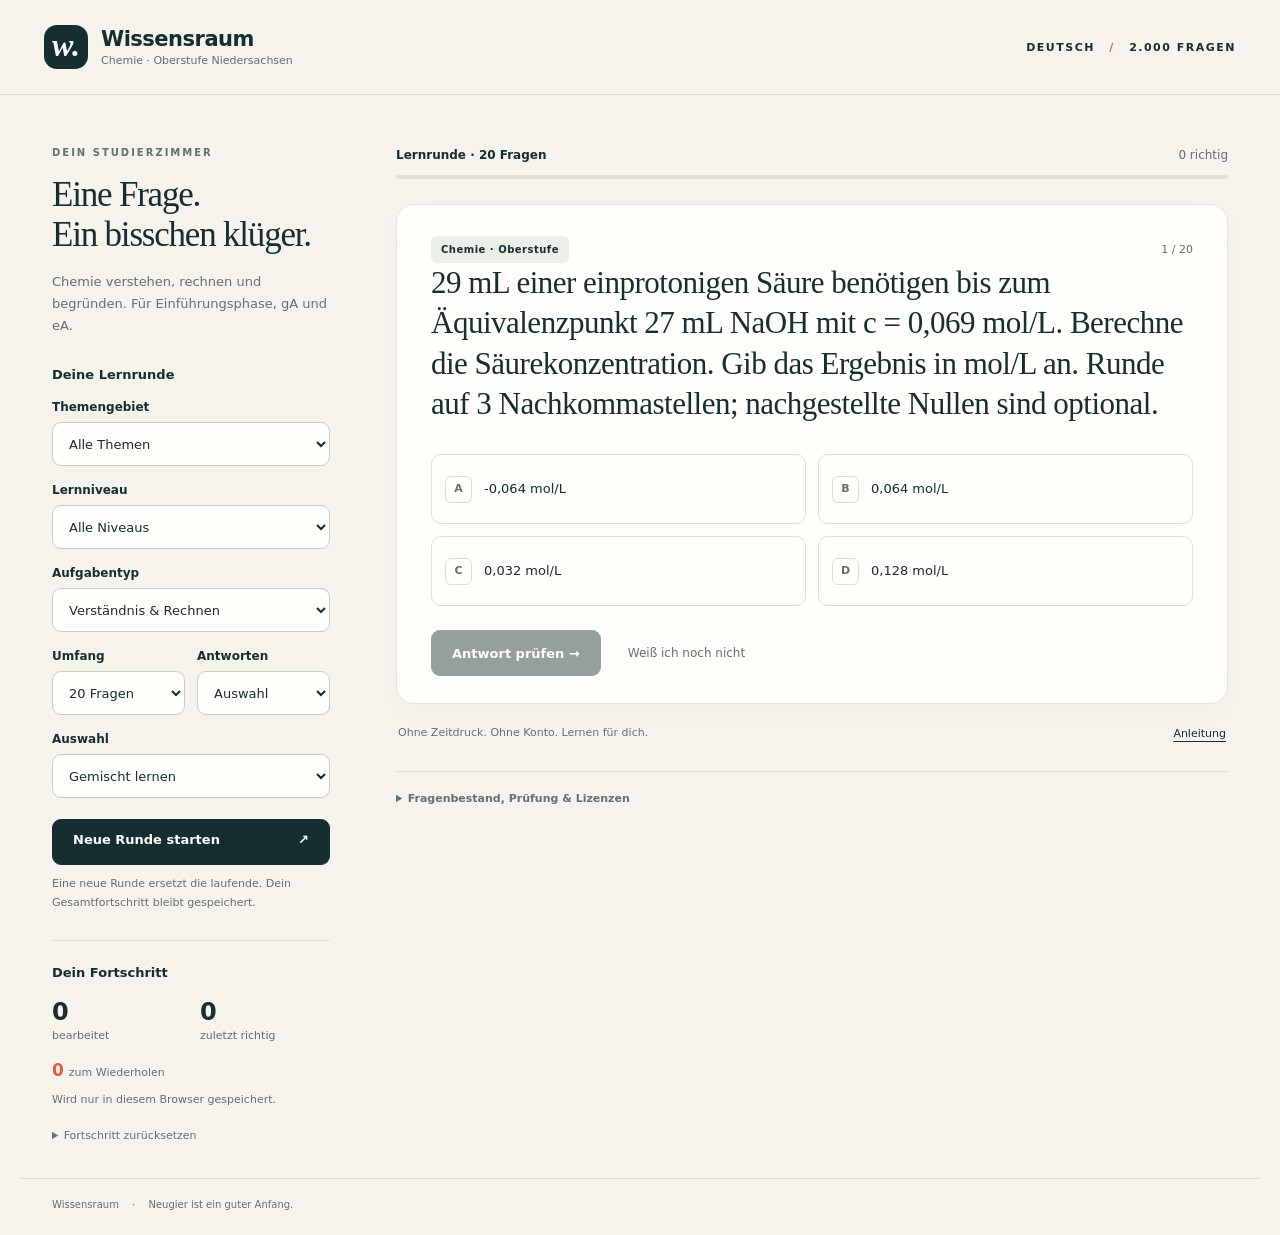
<file: index.html>
<!doctype html>
<html lang="de">
<head>
  <meta charset="utf-8">
  <meta name="viewport" content="width=device-width, initial-scale=1">
  <meta name="theme-color" content="#172e31">
  <meta name="description" content="2.000 Chemie-Übungsaufgaben für die Oberstufe in Niedersachsen. Direkt lernen, Antworten prüfen und Fehler wiederholen.">
  <title>Wissensraum – Chemie Oberstufe Niedersachsen</title>
  <link rel="icon" href="favicon.svg" type="image/svg+xml">
  <link rel="stylesheet" href="styles.css">
  <script defer src="questions.js"></script>
  <script defer src="engine.js"></script>
  <script defer src="app.js"></script>
</head>
<body>
  <a class="skip-link" href="#question">Zur Frage springen</a>
  <header class="masthead"><div class="brand"><span class="brand-mark" aria-hidden="true">w.</span><div><strong>Wissensraum</strong><span>Chemie · Oberstufe Niedersachsen</span></div></div><span class="edition">DEUTSCH <span aria-hidden="true">/</span> <span id="total-header">…</span> FRAGEN</span></header>
  <main class="layout">
    <aside class="sidebar" aria-label="Einstellungen und Lernfortschritt">
      <div class="eyebrow">DEIN STUDIERZIMMER</div><h1>Eine Frage.<br>Ein bisschen klüger.</h1>
      <p class="intro">Chemie verstehen, rechnen und begründen. Für Einführungsphase, gA und eA.</p>
      <form id="settings">
        <h2>Deine Lernrunde</h2>
        <label for="category">Themengebiet</label><select id="category" name="category"><option value="all">Alle Themen</option></select>
        <label for="level">Lernniveau</label><select id="level"><option value="all">Alle Niveaus</option><option value="E">Einführungsphase / Grundlagen</option><option value="gA">gA einschließlich Grundlagen</option><option value="eA">eA-Vertiefung</option></select><label for="kind">Aufgabentyp</label><select id="kind"><option value="all">Verständnis &amp; Rechnen</option><option value="Verständnis">Verständnis &amp; Struktur</option><option value="Rechenvariante">Rechenübungen</option></select><div class="settings-row"><div><label for="length">Umfang</label><select id="length"><option value="10">10 Fragen</option><option value="20" selected>20 Fragen</option><option value="50">50 Fragen</option><option value="all">Alle Fragen</option></select></div><div><label for="mode">Antworten</label><select id="mode"><option value="choice">Auswahl</option><option value="text">Eintippen</option></select></div></div>
        <label for="filter">Auswahl</label><select id="filter"><option value="all">Gemischt lernen</option><option value="unseen">Noch nicht beantwortet</option><option value="wrong">Fehler wiederholen</option></select>
        <button class="primary start" type="submit">Neue Runde starten <span aria-hidden="true">↗</span></button>
        <p class="small">Eine neue Runde ersetzt die laufende. Dein Gesamtfortschritt bleibt gespeichert.</p>
      </form>
      <section class="overall"><h2>Dein Fortschritt</h2><div class="stat-grid"><div><strong id="seen">0</strong><span>bearbeitet</span></div><div><strong id="mastered">0</strong><span>zuletzt richtig</span></div><div><strong id="mistakes">0</strong><span>zum Wiederholen</span></div></div><p class="small" id="storage-note">Wird nur in diesem Browser gespeichert.</p></section>
      <details class="reset"><summary>Fortschritt zurücksetzen</summary><p class="small">Löscht deine Antworten und die laufende Runde auf diesem Gerät.</p><button id="reset" type="button" class="text-button">Jetzt lokal zurücksetzen</button></details>
    </aside>
    <section class="workspace" aria-label="Quiz">
      <div class="round-bar"><span id="round-label">Deine Runde</span><span id="round-score">0 richtig</span></div>
      <progress id="round-progress" value="0" max="20" aria-label="Fortschritt dieser Runde"></progress>
      <p id="notice" role="status" class="notice" hidden></p>
      <article class="question-card" id="quiz-card">
        <div class="question-meta"><span class="topic-pill" id="topic">Chemie · Oberstufe</span><span class="question-number" id="number"></span></div>
        <p class="subtopic" id="subtopic" hidden></p>
        <h2 id="question" tabindex="-1">Fragen werden geladen …</h2>
        <form id="answer-form">
          <fieldset id="choices"><legend class="sr-only">Wähle deine Antwort</legend><div id="choice-list" class="choice-grid"></div></fieldset>
          <div id="text-answer" hidden><label for="answer">Deine Antwort</label><input id="answer" autocomplete="off" maxlength="500" placeholder="Was weißt du noch?" aria-describedby="matching-note"><p class="small" id="matching-note">Abgleich mit hinterlegten Antworten, keine KI-Bewertung. Gleichwertige Formulierungen kannst du nachträglich als richtig markieren.</p></div>
          <div class="answer-actions"><button class="primary" id="check" type="submit">Antwort prüfen <span aria-hidden="true">→</span></button><button id="reveal" class="quiet" type="button">Weiß ich noch nicht</button></div>
        </form>
        <section id="feedback" class="feedback" role="status" aria-live="polite" hidden><h3 id="feedback-title"></h3><p id="feedback-text"></p><p id="solution" class="solution"></p><button id="override" class="text-button" type="button" hidden>Meine Formulierung ist auch richtig</button></section>
        <details id="explanation" class="explanation" hidden><summary>Lösungsweg &amp; Themenbezug</summary><p id="explanation-text"></p><p id="source-links"></p><p class="small" id="source-note"></p></details>
        <div class="next-row" id="next-row" hidden><span class="small">In Ruhe nachlesen. Dann weiter.</span><button id="next" class="primary" type="button">Nächste Frage →</button></div>
      </article>
      <article class="question-card complete" id="complete" hidden><span class="completion-mark" aria-hidden="true">✓</span><p class="eyebrow">RUNDE ABGESCHLOSSEN</p><h2 id="complete-title" tabindex="-1">Gut, dass du dranbleibst.</h2><p id="complete-result"></p><div class="completion-actions"><button id="again" class="primary" type="button">Nächste Runde →</button><button id="repeat" class="quiet" type="button">Fehler dieser Runde üben</button></div></article>
      <div class="bottom-note"><span class="small">Ohne Zeitdruck. Ohne Konto. Lernen für dich.</span><a href="ANLEITUNG.html">Anleitung</a></div>
      <details class="about"><summary>Fragenbestand, Prüfung & Lizenzen</summary><div id="dataset-info"></div><p>Alle Fragen und Lösungen sind mitgeliefert. Beim Spielen werden keine externen Dienste abgefragt. Nur ein Klick auf einen Quellenlink öffnet die jeweilige Website.</p><p><a href="QUELLEN.md">Quellen und Lizenzhinweise</a> · <a href="PRUEFBERICHT.md">Umfang und Prüfgrenzen</a></p></details>
    </section>
  </main>
  <footer>Wissensraum <span aria-hidden="true">·</span> Neugier ist ein guter Anfang.</footer>
  <noscript><p class="notice">Bitte aktiviere JavaScript, um das Quiz zu spielen. Die App benötigt keine Installation.</p></noscript>
</body>
</html>
</file>
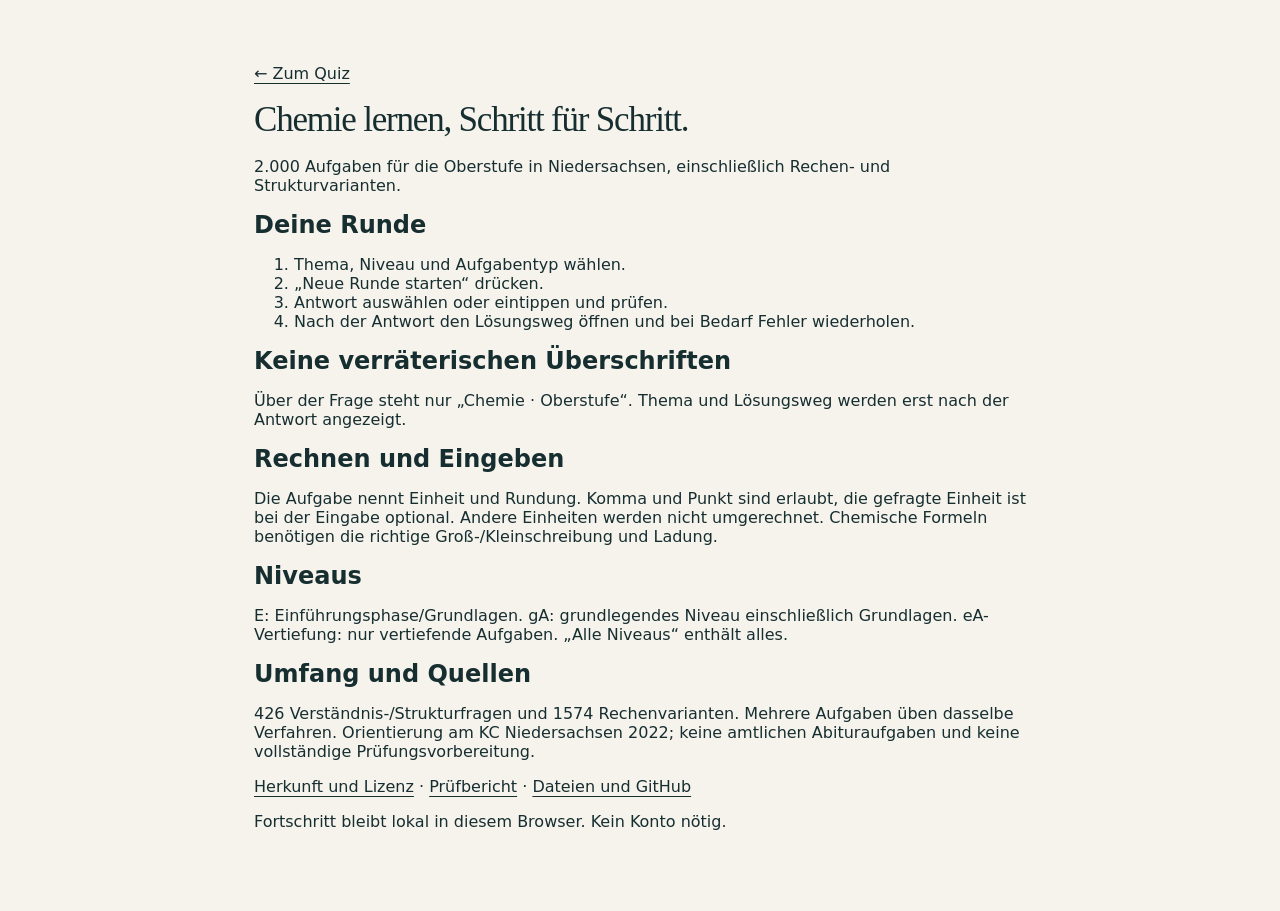
<file: ANLEITUNG.html>
<!doctype html><html lang="de"><meta charset="utf-8"><meta name="viewport" content="width=device-width,initial-scale=1"><title>Anleitung – Chemie Oberstufe</title><link rel="stylesheet" href="styles.css"><main style="max-width:820px;margin:40px auto;padding:24px"><a href="index.html">← Zum Quiz</a><h1>Chemie lernen, Schritt für Schritt.</h1><p>2.000 Aufgaben für die Oberstufe in Niedersachsen, einschließlich Rechen- und Strukturvarianten.</p><h2>Deine Runde</h2><ol><li>Thema, Niveau und Aufgabentyp wählen.</li><li>„Neue Runde starten“ drücken.</li><li>Antwort auswählen oder eintippen und prüfen.</li><li>Nach der Antwort den Lösungsweg öffnen und bei Bedarf Fehler wiederholen.</li></ol><h2>Keine verräterischen Überschriften</h2><p>Über der Frage steht nur „Chemie · Oberstufe“. Thema und Lösungsweg werden erst nach der Antwort angezeigt.</p><h2>Rechnen und Eingeben</h2><p>Die Aufgabe nennt Einheit und Rundung. Komma und Punkt sind erlaubt, die gefragte Einheit ist bei der Eingabe optional. Andere Einheiten werden nicht umgerechnet. Chemische Formeln benötigen die richtige Groß-/Kleinschreibung und Ladung.</p><h2>Niveaus</h2><p>E: Einführungsphase/Grundlagen. gA: grundlegendes Niveau einschließlich Grundlagen. eA-Vertiefung: nur vertiefende Aufgaben. „Alle Niveaus“ enthält alles.</p><h2>Umfang und Quellen</h2><p>426 Verständnis-/Strukturfragen und 1574 Rechenvarianten. Mehrere Aufgaben üben dasselbe Verfahren. Orientierung am KC Niedersachsen 2022; keine amtlichen Abituraufgaben und keine vollständige Prüfungsvorbereitung.</p><p><a href="QUELLEN.md">Herkunft und Lizenz</a> · <a href="PRUEFBERICHT.md">Prüfbericht</a> · <a href="README.md">Dateien und GitHub</a></p><p>Fortschritt bleibt lokal in diesem Browser. Kein Konto nötig.</p></main></html>
</file>
<file: styles.css>
:root{color-scheme:light;--ink:#172e31;--muted:#63716f;--paper:#f5f3ec;--line:#dedfd5;--accent:#dc603e;--green:#176346;--red:#a33029;--white:#fffefa;font-family:Inter,ui-sans-serif,system-ui,-apple-system,BlinkMacSystemFont,"Segoe UI",sans-serif;color:var(--ink);background:var(--paper)}
*{box-sizing:border-box}body{margin:0}button,input,select{font:inherit}button,select,summary{cursor:pointer}button,a,input,select,summary{-webkit-tap-highlight-color:transparent}button:focus-visible,a:focus-visible,select:focus-visible,input:focus-visible,summary:focus-visible{outline:3px solid var(--accent);outline-offset:4px}button{min-height:46px}button:disabled{cursor:default}a{color:var(--ink);text-underline-offset:4px}a:hover{color:var(--accent)}[hidden]{display:none!important}.masthead{max-width:1340px;margin:auto;display:flex;align-items:center;justify-content:space-between;padding:25px 44px;border-bottom:1px solid var(--line)}.brand{display:flex;align-items:center;gap:13px}.brand-mark{width:44px;height:44px;background:var(--ink);color:var(--white);border-radius:13px;font:italic bold 32px Georgia,serif;text-align:center;padding-top:2px}.brand strong{display:block;font-size:21px;letter-spacing:-.5px}.brand div>span{display:block;font-size:11px;color:var(--muted);margin-top:3px}.edition{font-size:11px;letter-spacing:1.5px;font-weight:650}.edition>span[aria-hidden]{color:var(--accent);margin:0 9px}.layout{max-width:1240px;display:grid;grid-template-columns:278px minmax(0,1fr);gap:66px;margin:52px auto 36px;padding:0 32px}.eyebrow{font-size:10px;letter-spacing:2px;font-weight:700;color:var(--muted)}h1{font:normal 35px/1.13 Georgia,serif;letter-spacing:-1.2px;margin:17px 0}.intro{font-size:13px;line-height:1.7;color:var(--muted);margin-bottom:30px}h2{margin:0}#settings h2,.overall h2{font-size:13px;margin:0 0 18px}label{font-size:12px;font-weight:600;display:block;margin:17px 0 8px}select,input{color:var(--ink);border:1px solid #c5cec4;background:var(--white);border-radius:9px;min-height:44px;padding:10px 12px;width:100%;font-size:13px}select{padding-right:22px}input{font-size:17px;min-height:55px}.settings-row{display:grid;grid-template-columns:1fr 1fr;gap:12px}.settings-row>div{min-width:0}.primary{background:var(--ink);color:white;border:1px solid var(--ink);border-radius:9px;padding:12px 20px;font-size:13px;font-weight:650;transition:background .15s}.primary:hover:not(:disabled){background:#2d4b4b}.primary:disabled{opacity:.45}.start{display:flex;width:100%;justify-content:space-between;margin-top:21px}.small{font-size:11px;line-height:1.65;color:var(--muted)}#settings .small{margin:10px 0}.overall{border-top:1px solid var(--line);margin-top:28px;padding-top:24px}.stat-grid{display:grid;grid-template-columns:1fr 1fr;gap:18px}.stat-grid div:last-child{grid-column:1/-1}.stat-grid strong{font-size:24px;display:block;font-weight:550}.stat-grid span{font-size:11px;color:var(--muted);display:block;margin-top:3px}.stat-grid div:last-child strong{display:inline-block;font-size:17px;margin-right:5px;color:var(--accent)}.stat-grid div:last-child span{display:inline}.reset{font-size:11px;color:var(--muted);margin-top:20px}.reset button{font-size:11px}.workspace{min-width:0}.round-bar{display:flex;justify-content:space-between;font-size:12px;margin:1px 0 13px}.round-bar span:first-child{font-weight:600}.round-bar span:last-child{color:var(--muted)}progress{display:block;width:100%;height:4px;border:0;border-radius:8px;overflow:hidden;background:#dedfd5;accent-color:var(--accent);margin-bottom:25px}progress::-webkit-progress-bar{background:#dedfd5}progress::-webkit-progress-value{background:var(--accent)}progress::-moz-progress-bar{background:var(--accent)}.question-card{background:var(--white);border:1px solid #e4e5dc;border-radius:18px;padding:31px 34px 27px;box-shadow:0 8px 28px #172e3105}.question-meta{display:flex;align-items:center;justify-content:space-between;gap:14px}.topic-pill{font-size:10px;font-weight:650;letter-spacing:.5px;background:#eaf0e8;border-radius:6px;padding:8px 10px}.question-number{font-size:11px;color:var(--muted)}.subtopic{font-size:11px;color:var(--muted);margin:25px 0 12px}#question{font:normal 31px/1.3 Georgia,serif;letter-spacing:-.5px;overflow-wrap:anywhere;margin:0 0 30px;min-height:78px}fieldset{margin:0;padding:0;border:0}.choice-grid{display:grid;grid-template-columns:1fr 1fr;gap:12px}.choice{position:relative;margin:0;display:flex;gap:12px;align-items:center;padding:15px 13px;border:1px solid var(--line);border-radius:10px;font-size:13px;line-height:1.45;min-height:70px;cursor:pointer;font-weight:450;overflow-wrap:anywhere}.choice input{position:absolute;width:1px;height:1px;min-height:0;opacity:0}.choice:has(input:focus-visible){outline:3px solid var(--accent);outline-offset:3px}.choice:hover:has(input:not(:disabled)){border-color:var(--ink);background:#f6f7f2}.choice:has(input:checked){border-color:var(--ink);background:#edf2ed}.choice-letter{flex:0 0 27px;display:grid;place-items:center;width:27px;height:27px;border:1px solid #d8dfd6;border-radius:6px;font-size:11px;color:var(--muted);font-weight:650}.choice:has(input:checked) .choice-letter{background:var(--ink);border-color:var(--ink);color:white}.choice.correct{border-color:#77ab85;background:#edf7ee}.choice.incorrect{border-color:#d5968a;background:#fff1eb}.choice:has(input:disabled){cursor:default}.answer-actions{display:flex;align-items:center;gap:18px;margin-top:24px}.quiet{background:transparent;border:1px solid transparent;padding:11px 8px;color:var(--muted);font-size:12px;border-radius:8px}.quiet:hover{color:var(--ink);background:#f0f1e9}.feedback{margin-top:24px;border-radius:10px;padding:18px 20px;background:#edf7ee;border:1px solid #d3e8d3}.feedback.wrong{background:#fff2ea;border-color:#eed0c0}.feedback h3{font-size:15px;margin:0 0 6px;color:var(--green)}.feedback.wrong h3{color:var(--red)}.feedback p{font-size:12px;line-height:1.6;margin:4px 0}.feedback .solution{font-size:18px;line-height:1.5;color:var(--ink);font-weight:600}.text-button{background:none;border:0;text-decoration:underline;text-underline-offset:3px;color:var(--ink);font-size:12px;padding:8px 0}.explanation{border-top:1px solid var(--line);margin-top:21px;padding-top:17px;font-size:12px;line-height:1.7}.explanation summary{font-weight:600}.explanation p{overflow-wrap:anywhere;white-space:pre-line}.explanation a{margin-right:14px}.next-row{display:flex;align-items:center;justify-content:space-between;gap:12px;margin-top:20px}.bottom-note{display:flex;justify-content:space-between;align-items:center;gap:16px;margin:20px 2px}.bottom-note a{font-size:11px}.about{border-top:1px solid var(--line);margin-top:29px;padding:18px 0;font-size:11px;line-height:1.7;color:var(--muted)}.about summary{font-weight:600}.about p{max-width:70ch}.notice{border:1px solid #e7c394;border-radius:9px;background:#fff5e5;padding:14px;font-size:13px;line-height:1.5}.complete{text-align:center;padding:50px 28px}.complete h2{font:normal 34px Georgia,serif;margin:20px 0}.complete p{font-size:14px;line-height:1.7}.complete .eyebrow{font-size:10px}.completion-mark{display:grid;place-items:center;width:66px;height:66px;margin:0 auto 23px;background:#e3eddc;color:var(--green);font-size:30px;border-radius:50%}.completion-actions{display:flex;justify-content:center;flex-wrap:wrap;gap:12px;margin-top:27px}footer{max-width:1240px;padding:20px 32px 25px;margin:auto;font-size:10px;color:var(--muted);border-top:1px solid var(--line)}footer span{margin:0 10px}.sr-only,.skip-link:not(:focus){position:absolute;width:1px;height:1px;padding:0;margin:-1px;overflow:hidden;clip:rect(0,0,0,0);white-space:nowrap;border:0}.skip-link:focus{position:absolute;top:8px;left:8px;padding:10px;background:white;z-index:9}
@media(min-width:1400px){.layout{margin-top:65px}.question-card{padding:38px 40px}}@media(max-width:950px){.layout{gap:28px;grid-template-columns:240px minmax(0,1fr);padding:0 24px}.question-card{padding:25px}.choice-grid{grid-template-columns:1fr}#question{font-size:28px}.masthead{padding:22px 25px}}@media(max-width:700px){.masthead{padding:17px 18px}.brand strong{font-size:19px}.edition{font-size:9px;max-width:100px;text-align:right;line-height:1.7;letter-spacing:.5px}.layout{display:flex;flex-direction:column;gap:26px;margin:26px auto;padding:0 16px}.workspace{order:0}.sidebar{order:1;border-top:1px solid var(--line);padding:27px 7px 0}.sidebar .eyebrow,.sidebar h1,.sidebar .intro{display:none}.question-card{padding:23px 20px;border-radius:14px}.question-meta{gap:8px}.topic-pill{font-size:9px}#question{font-size:27px;min-height:0;margin-bottom:24px}.subtopic{margin-top:22px}.choice{min-height:58px}.choice-grid{gap:10px}.answer-actions{gap:9px;justify-content:space-between}.primary{padding:12px 15px}.next-row>.small{max-width:130px}.overall .stat-grid{grid-template-columns:1fr 1fr 1fr;gap:12px}.stat-grid div:last-child{grid-column:auto}.stat-grid div:last-child strong{display:block;font-size:24px}.stat-grid div:last-child span{display:block}.bottom-note{align-items:flex-start}.about{margin-top:20px}.settings-row{grid-template-columns:1fr 1fr}footer{margin:0 16px;padding:20px 0}.complete h2{font-size:29px}}
@media(prefers-reduced-motion:reduce){*{scroll-behavior:auto!important;transition:none!important}}
</file>
